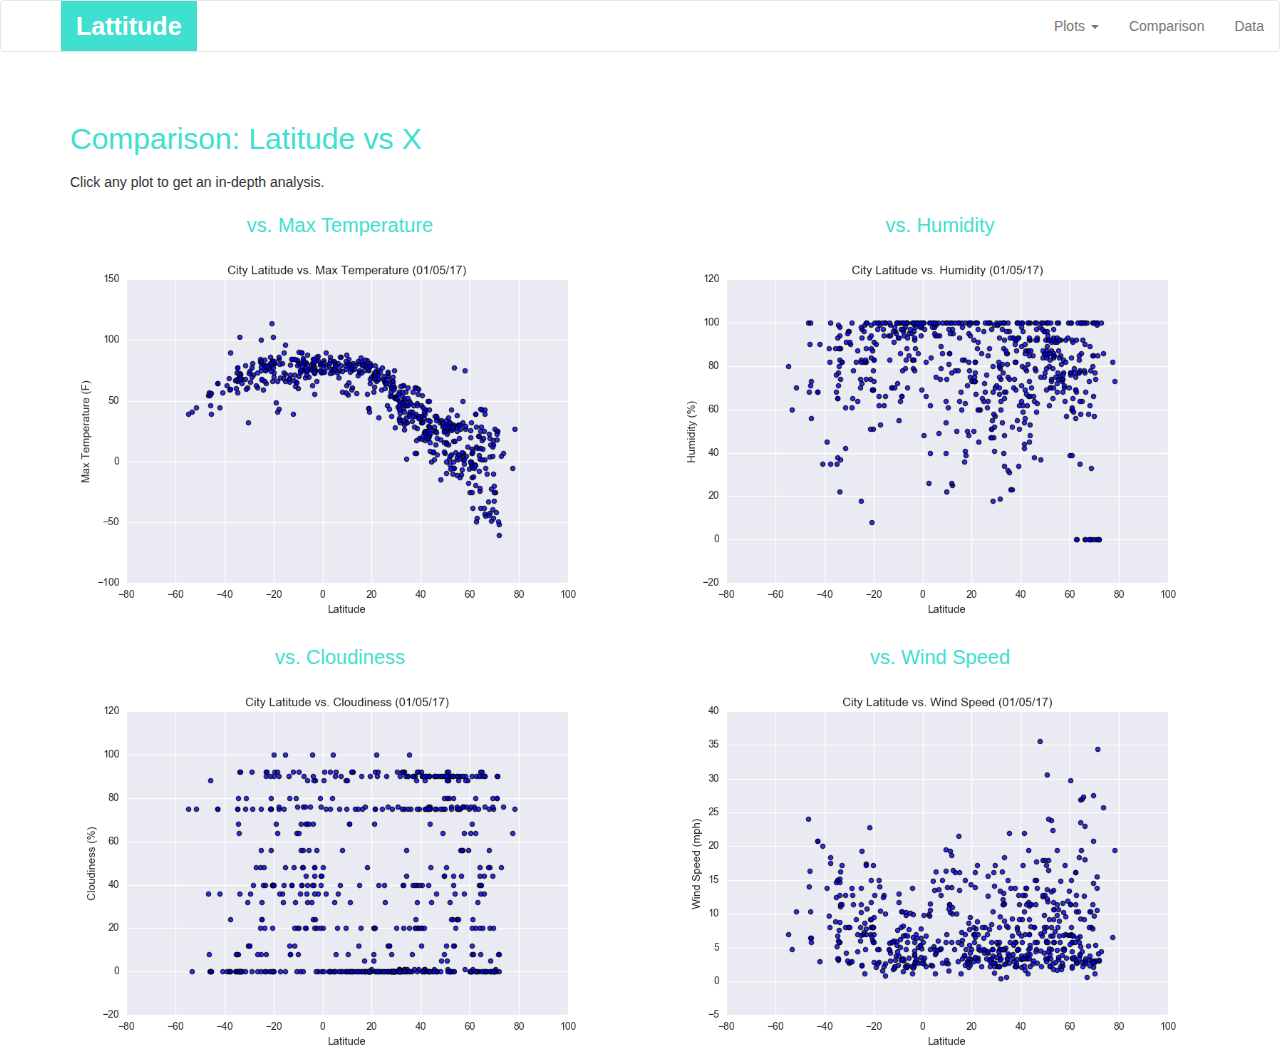
<file: Homework12_Web/Comparisons.html>
<!DOCTYPE html>
<html lang="en">

<head>
  <meta charset="UTF-8">
  <title>Web Visualization Dashboard</title>
  <link rel="stylesheet" href="https://maxcdn.bootstrapcdn.com/bootstrap/3.3.7/css/bootstrap.min.css" integrity="sha384-BVYiiSIFeK1dGmJRAkycuHAHRg32OmUcww7on3RYdg4Va+PmSTsz/K68vbdEjh4u" crossorigin="anonymous">
  	<script src="https://ajax.googleapis.com/ajax/libs/jquery/3.2.1/jquery.min.js"></script>
	<script src="https://maxcdn.bootstrapcdn.com/bootstrap/3.3.7/js/bootstrap.min.js"></script>
  <link rel="stylesheet" href="style.css">
</head>

<body>
	<nav class="navbar navbar-default">
	    <div class="navbar-header">	      
	      <a class="navbar-brand" href="main.html"><strong class="home_lattitude">Lattitude</strong></a>
	    </div>

	    
	    <div class="collapse navbar-collapse" id="bs-example-navbar-collapse-1">
	      
	      <ul class="nav navbar-nav navbar-right">
	        
	        <li class="dropdown">
	          <a class="dropdown-toggle" data-toggle="dropdown" href="#" role="button" aria-haspopup="true" aria-expanded="false">
	          	Plots <span class="caret"></span>
	          </a>
	          <ul class="dropdown-menu">
	            <li><a href="Vis_Max_temp.html">Max Temperature</a></li>
	            <li><a href="Vis_Humidity.html">Humidity</a></li>
	            <li><a href="Vis_Cloudiness.html">Cloudiness</a></li>
	            <li><a href="Vis_Wind_Speed.html">Wind Speed</a></li>
	          </ul>
	        </li>
	        <li><a href="Comparisons.html">Comparison</a></li>
	        <li><a href="Data.html">Data</a></li>
	      </ul>
	    </div><!-- /.navbar-collapse -->
	    <div class="container">
			<div class="row">
				<div class="col-md-12  small_nav">
					<div class="list-group">
					  <button type="button" class="list-group-item">
					  	<a class="dropdown-toggle" data-toggle="dropdown" href="#" role="button" aria-haspopup="true" aria-expanded="false">
		          		Plots <span class="caret"></span>
		          		</a>
		          		<ul class="dropdown-menu">
			            <li>	            	
			            	<a href="Vis_Max_temp.html">Max Temperature</a>
			            			
			            </li>
			            <li><a href="Vis_Humidity.html">Humidity</a></li>
			            <li><a href="Vis_Cloudiness.html">Cloudiness</a></li>
			            <li><a href="Vis_Wind_Speed.html">Wind Speed</a></li>
					  </button>
					  <button type="button" class="list-group-item">
					  	<a href="Comparisons.html">Comparison</a>
					  </button>
					  <button type="button" class="list-group-item">
					  	<a href="Data.html">Data</a>
					  </button>
					  </button>
					</div>

				</div>
			</div>
		</div>
	  
	</nav>

	<div class="container">
		<div class="row">
			<div class="col-md-12">
				<h2 class="title_text">Comparison: Latitude vs X</h2>								
			</div>
		</div>
		<div class="row">
			<div class="col-md-12">
				<h5 class="small_text">Click any plot to get an in-depth analysis.</h5>								
			</div>
			<br>
		<div class="row">
			<div class="col-md-6">
				<h4 class="comp_title">vs. Max Temperature</h4>
				<a class="vis_link" href="Vis_Max_temp.html"><img class="comp_pic" src="Resources/assets/images/Fig1.png"></a>	
			</div>
			<div class="col-md-6">
				<h4 class="comp_title">vs. Humidity</h4>
				<a class="vis_link" href="Vis_Humidity.html"><img class="comp_pic" src="Resources/assets/images/Fig2.png"></a>	
			</div>			
		</div>

		<div class="row">
			<div class="col-md-6">
				<h4 class="comp_title">vs. Cloudiness</h4>
				<a class="vis_link" href="Vis_Cloudiness.html"><img class="comp_pic" src="Resources/assets/images/Fig3.png"></a>	
			</div>
			<div class="col-md-6">
				<h4 class="comp_title">vs. Wind Speed</h4>
				<a class="vis_link" href="Vis_Wind_Speed.html"><img class="comp_pic" src="Resources/assets/images/Fig4.png"></a>	
			</div>			
		</div>
			
		</div>
	</div>

</body>
</html>
</file>
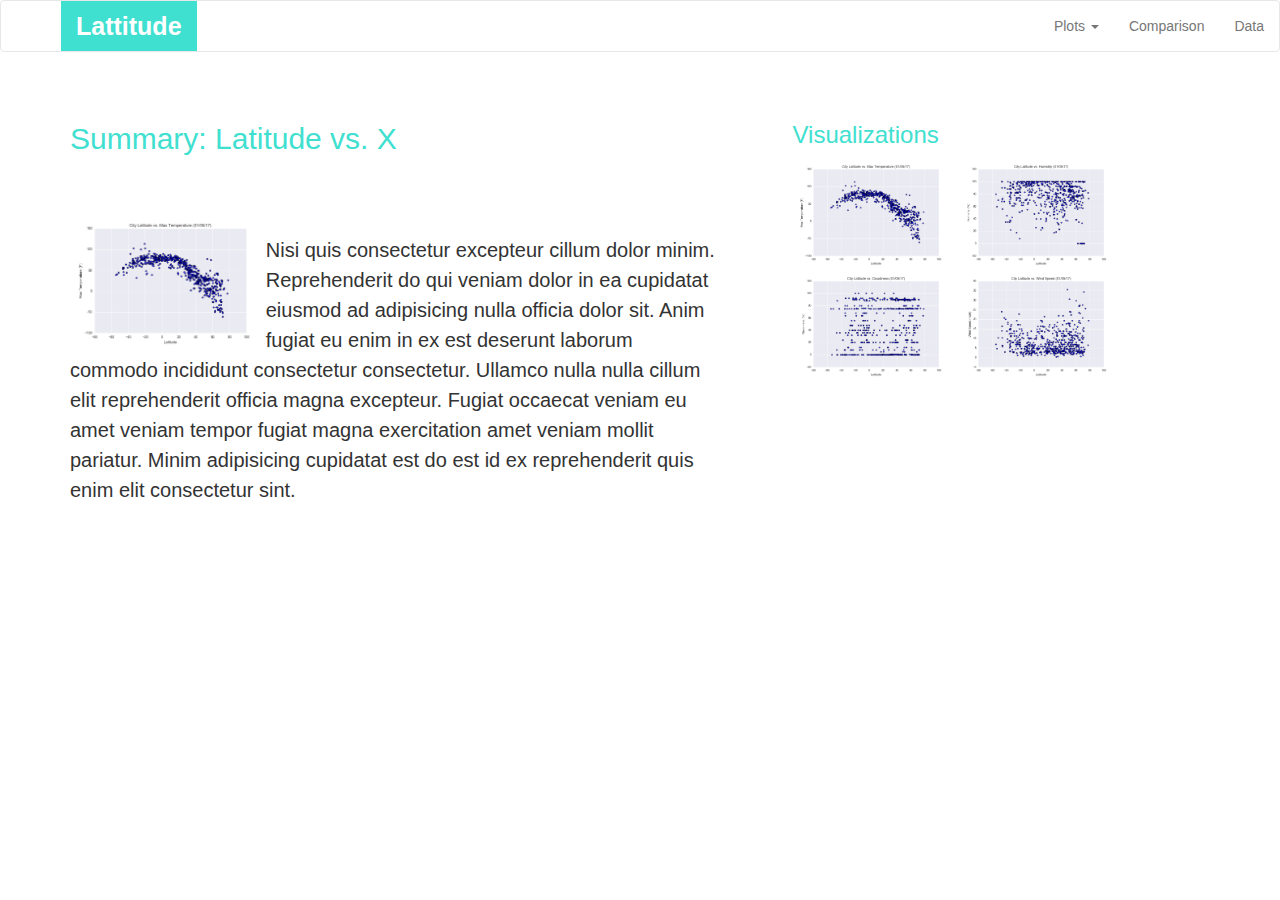
<file: Homework12_Web/main.html>
<!DOCTYPE html>
<html lang="en">

<head>
  <meta charset="UTF-8">
  <title>Web Visualization Dashboard</title>
  <link rel="stylesheet" href="https://maxcdn.bootstrapcdn.com/bootstrap/3.3.7/css/bootstrap.min.css" integrity="sha384-BVYiiSIFeK1dGmJRAkycuHAHRg32OmUcww7on3RYdg4Va+PmSTsz/K68vbdEjh4u" crossorigin="anonymous">
  	<script src="https://ajax.googleapis.com/ajax/libs/jquery/3.2.1/jquery.min.js"></script>
	<script src="https://maxcdn.bootstrapcdn.com/bootstrap/3.3.7/js/bootstrap.min.js"></script>
  <link rel="stylesheet" href="style.css">
</head>

<body>
	<nav class="navbar navbar-default">
	    <div class="navbar-header">	      
	      <a class="navbar-brand" href="main.html"><strong class="home_lattitude">Lattitude</strong></a>
	    </div>

	    
	    <div class="collapse navbar-collapse" id="bs-example-navbar-collapse-1">
	      
	      <ul class="nav navbar-nav navbar-right">
	        
	        <li class="dropdown">
	          <a class="dropdown-toggle" data-toggle="dropdown" href="#" role="button" aria-haspopup="true" aria-expanded="false">
	          	Plots <span class="caret"></span>
	          </a>
	          <ul class="dropdown-menu">
	            <li><a href="Vis_Max_temp.html">Max Temperature</a></li>
	            <li><a href="Vis_Humidity.html">Humidity</a></li>
	            <li><a href="Vis_Cloudiness.html">Cloudiness</a></li>
	            <li><a href="Vis_Wind_Speed.html">Wind Speed</a></li>
	          </ul>
	        </li>
	        <li><a href="Comparisons.html">Comparison</a></li>
	        <li><a href="Data.html">Data</a></li>
	        
	      </ul>
	    </div><!-- /.navbar-collapse -->
	    <div class="container">
			<div class="row">
				<div class="col-md-12  small_nav">
					<div class="list-group">
					  <button type="button" class="list-group-item">
					  	<a class="dropdown-toggle" data-toggle="dropdown" href="#" role="button" aria-haspopup="true" aria-expanded="false">
		          		Plots <span class="caret"></span>
		          		</a>
		          		<ul class="dropdown-menu">
			            <li>	            	
			            	<a href="Vis_Max_temp.html">Max Temperature</a>
			            			
			            </li>
			            <li><a href="Vis_Humidity.html">Humidity</a></li>
			            <li><a href="Vis_Cloudiness.html">Cloudiness</a></li>
			            <li><a href="Vis_Wind_Speed.html">Wind Speed</a></li>
					  </button>
					  <button type="button" class="list-group-item">
					  	<a href="Comparisons.html">Comparison</a>
					  </button>
					  <button type="button" class="list-group-item">
					  	<a href="Data.html">Data</a>
					  </button>
					  </button>
					</div>

				</div>
			</div>
		</div>


	</nav>

	

	<div class="container">
		<div class="row">
			<div class="col-md-7">
				<h2 class="title_text">Summary: Latitude vs. X</h2>
				<img class="pic_in_text_main" src="Resources/assets/images/Fig1.png">
				<br>
				<br>
				<br>

				<article>
					<h4 clss="paragraph_main">Nisi quis consectetur excepteur cillum dolor minim. Reprehenderit do qui veniam dolor in ea cupidatat eiusmod ad adipisicing nulla officia dolor sit. Anim fugiat eu enim in ex est deserunt laborum commodo incididunt consectetur consectetur.
		            Ullamco nulla nulla cillum elit reprehenderit officia magna excepteur. Fugiat occaecat veniam eu amet veniam tempor fugiat magna exercitation amet veniam mollit pariatur. Minim adipisicing cupidatat est do est id ex reprehenderit quis enim
		            elit consectetur sint.
		          	</h4>
				</article>				
			</div>

			<div class="col-md-4">
				<h3 class="title_text">Visualizations</h3>
				<a class="vis_link" href="Vis_Max_temp.html"><img class="vis_pic" src="Resources/assets/images/Fig1.png"></a>
				<a class="vis_link" href="Vis_Humidity.html"><img class="vis_pic" src="Resources/assets/images/Fig2.png"></a>
				<a class="vis_link" href="Vis_Cloudiness.html"><img class="vis_pic" src="Resources/assets/images/Fig3.png"></a>
				<a class="vis_link" href="Vis_Wind_Speed.html"><img class="vis_pic" src="Resources/assets/images/Fig4.png"></a>
				
			</div>
			
		</div>
	</div>

</body>
</html>
</file>
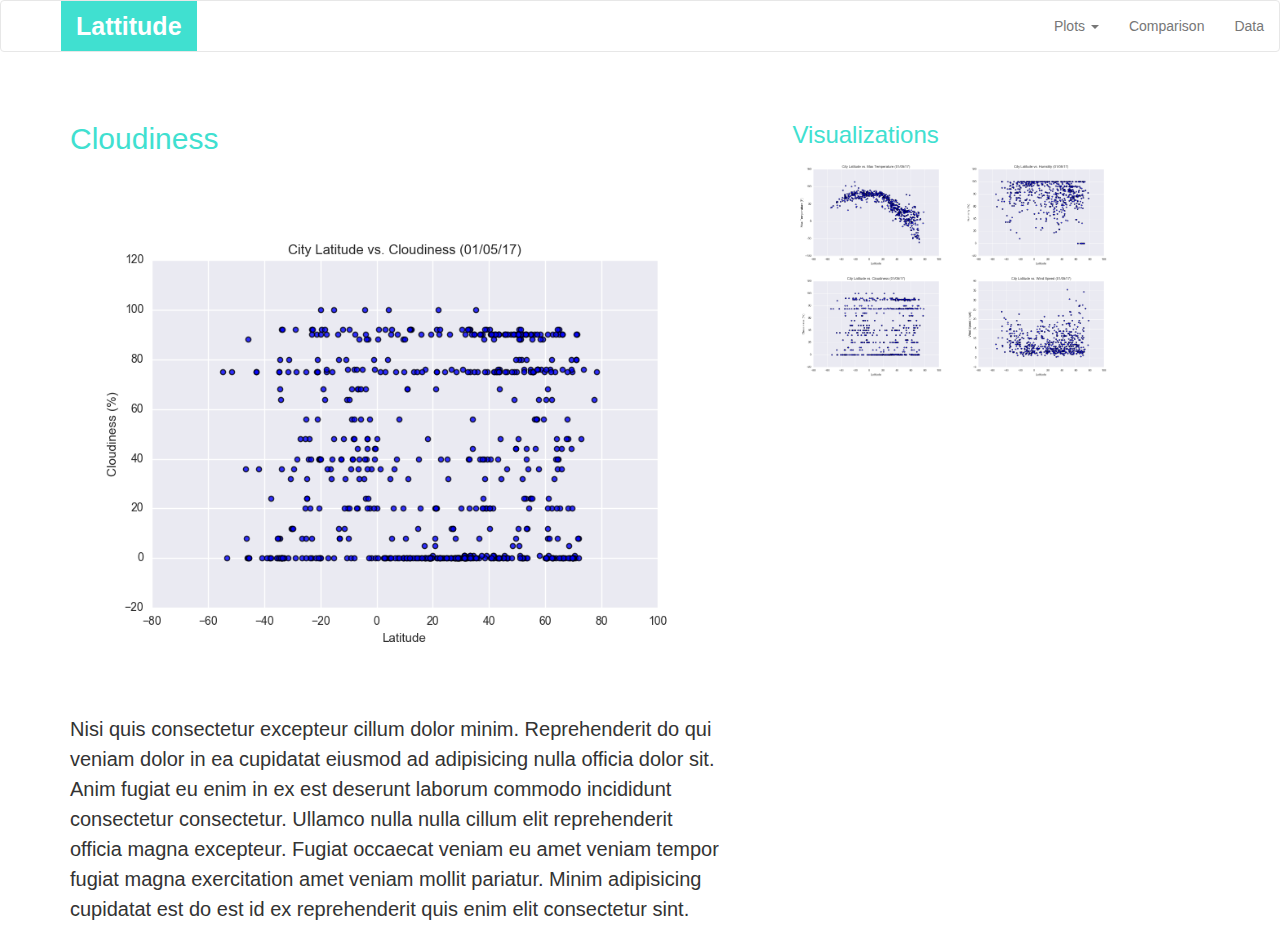
<file: Homework12_Web/Vis_Cloudiness.html>
<!DOCTYPE html>
<html lang="en">

<head>
  <meta charset="UTF-8">
  <title>Web Visualization Dashboard</title>
  <link rel="stylesheet" href="https://maxcdn.bootstrapcdn.com/bootstrap/3.3.7/css/bootstrap.min.css" integrity="sha384-BVYiiSIFeK1dGmJRAkycuHAHRg32OmUcww7on3RYdg4Va+PmSTsz/K68vbdEjh4u" crossorigin="anonymous">
  	<script src="https://ajax.googleapis.com/ajax/libs/jquery/3.2.1/jquery.min.js"></script>
	<script src="https://maxcdn.bootstrapcdn.com/bootstrap/3.3.7/js/bootstrap.min.js"></script>
  <link rel="stylesheet" href="style.css">
</head>

<body>
	<nav class="navbar navbar-default">
	    <div class="navbar-header">	      
	      <a class="navbar-brand" href="main.html"><strong class="home_lattitude">Lattitude</strong></a>
	    </div>

	    
	    <div class="collapse navbar-collapse" id="bs-example-navbar-collapse-1">
	      
	      <ul class="nav navbar-nav navbar-right">
	        
	        <li class="dropdown">
	          <a class="dropdown-toggle" data-toggle="dropdown" href="#" role="button" aria-haspopup="true" aria-expanded="false">
	          	Plots <span class="caret"></span>
	          </a>
	          <ul class="dropdown-menu">
	            <li><a href="Vis_Max_temp.html">Max Temperature</a></li>
	            <li><a href="Vis_Humidity.html">Humidity</a></li>
	            <li><a href="Vis_Cloudiness.html">Cloudiness</a></li>
	            <li><a href="Vis_Wind_Speed.html">Wind Speed</a></li>
	          </ul>
	        </li>
	        <li><a href="Comparisons.html">Comparison</a></li>
	        <li><a href="Data.html">Data</a></li>
	      </ul>
	    </div><!-- /.navbar-collapse -->
	    <div class="container">
			<div class="row">
				<div class="col-md-12  small_nav">
					<div class="list-group">
					  <button type="button" class="list-group-item">
					  	<a class="dropdown-toggle" data-toggle="dropdown" href="#" role="button" aria-haspopup="true" aria-expanded="false">
		          		Plots <span class="caret"></span>
		          		</a>
		          		<ul class="dropdown-menu">
			            <li>	            	
			            	<a href="Vis_Max_temp.html">Max Temperature</a>
			            			
			            </li>
			            <li><a href="Vis_Humidity.html">Humidity</a></li>
			            <li><a href="Vis_Cloudiness.html">Cloudiness</a></li>
			            <li><a href="Vis_Wind_Speed.html">Wind Speed</a></li>
					  </button>
					  <button type="button" class="list-group-item">
					  	<a href="Comparisons.html">Comparison</a>
					  </button>
					  <button type="button" class="list-group-item">
					  	<a href="Data.html">Data</a>
					  </button>
					  </button>
					</div>

				</div>
			</div>
		</div>
	  
	</nav>

	<div class="container">
		<div class="row">
			<div class="col-md-7">
				<h2 class="title_text">Cloudiness</h2>
				<img class="pic_in_text_vis_page" src="Resources/assets/images/Fig3.png">
				<br>
				<br>
				<br>

				<article>
					<h4 clss="paragraph">Nisi quis consectetur excepteur cillum dolor minim. Reprehenderit do qui veniam dolor in ea cupidatat eiusmod ad adipisicing nulla officia dolor sit. Anim fugiat eu enim in ex est deserunt laborum commodo incididunt consectetur consectetur.
		            Ullamco nulla nulla cillum elit reprehenderit officia magna excepteur. Fugiat occaecat veniam eu amet veniam tempor fugiat magna exercitation amet veniam mollit pariatur. Minim adipisicing cupidatat est do est id ex reprehenderit quis enim
		            elit consectetur sint.
		          	</h4>
				</article>				
			</div>

			<div class="col-md-4">
				<h3 class="title_text">Visualizations</h3>
				<a class="vis_link" href="Vis_Max_temp.html"><img class="vis_pic" src="Resources/assets/images/Fig1.png"></a>
				<a class="vis_link" href="Vis_Humidity.html"><img class="vis_pic" src="Resources/assets/images/Fig2.png"></a>
				<a class="vis_link" href="Vis_Cloudiness.html"><img class="vis_pic" src="Resources/assets/images/Fig3.png"></a>
				<a class="vis_link" href="Vis_Wind_Speed.html"><img class="vis_pic" src="Resources/assets/images/Fig4.png"></a>
				
			</div>
			
		</div>
	</div>

</body>
</html>
</file>
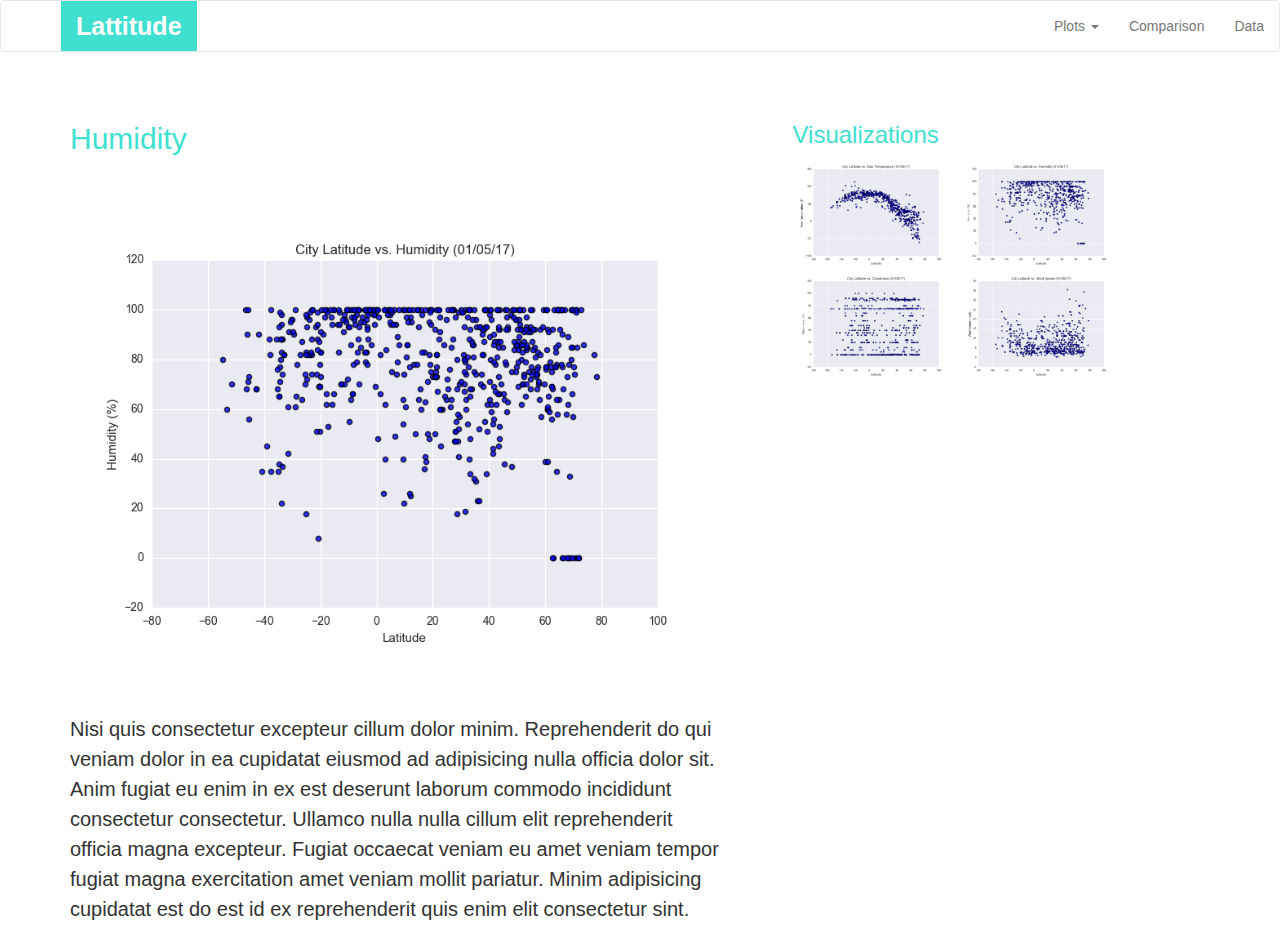
<file: Homework12_Web/Vis_Humidity.html>
<!DOCTYPE html>
<html lang="en">

<head>
  <meta charset="UTF-8">
  <title>Web Visualization Dashboard</title>
  <link rel="stylesheet" href="https://maxcdn.bootstrapcdn.com/bootstrap/3.3.7/css/bootstrap.min.css" integrity="sha384-BVYiiSIFeK1dGmJRAkycuHAHRg32OmUcww7on3RYdg4Va+PmSTsz/K68vbdEjh4u" crossorigin="anonymous">
  	<script src="https://ajax.googleapis.com/ajax/libs/jquery/3.2.1/jquery.min.js"></script>
	<script src="https://maxcdn.bootstrapcdn.com/bootstrap/3.3.7/js/bootstrap.min.js"></script>
  <link rel="stylesheet" href="style.css">
</head>

<body>
	<nav class="navbar navbar-default">
	    <div class="navbar-header">	      
	      <a class="navbar-brand" href="main.html"><strong class="home_lattitude">Lattitude</strong></a>
	    </div>

	    
	    <div class="collapse navbar-collapse" id="bs-example-navbar-collapse-1">
	      
	      <ul class="nav navbar-nav navbar-right">
	        
	        <li class="dropdown">
	          <a class="dropdown-toggle" data-toggle="dropdown" href="#" role="button" aria-haspopup="true" aria-expanded="false">
	          	Plots <span class="caret"></span>
	          </a>
	          <ul class="dropdown-menu">
	            <li><a href="Vis_Max_temp.html">Max Temperature</a></li>
	            <li><a href="Vis_Humidity.html">Humidity</a></li>
	            <li><a href="Vis_Cloudiness.html">Cloudiness</a></li>
	            <li><a href="Vis_Wind_Speed.html">Wind Speed</a></li>
	          </ul>
	        </li>
	        <li><a href="Comparisons.html">Comparison</a></li>
	        <li><a href="Data.html">Data</a></li>
	      </ul>
	    </div><!-- /.navbar-collapse -->
	    <div class="container">
			<div class="row">
				<div class="col-md-12  small_nav">
					<div class="list-group">
					  <button type="button" class="list-group-item">
					  	<a class="dropdown-toggle" data-toggle="dropdown" href="#" role="button" aria-haspopup="true" aria-expanded="false">
		          		Plots <span class="caret"></span>
		          		</a>
		          		<ul class="dropdown-menu">
			            <li>	            	
			            	<a href="Vis_Max_temp.html">Max Temperature</a>
			            			
			            </li>
			            <li><a href="Vis_Humidity.html">Humidity</a></li>
			            <li><a href="Vis_Cloudiness.html">Cloudiness</a></li>
			            <li><a href="Vis_Wind_Speed.html">Wind Speed</a></li>
					  </button>
					  <button type="button" class="list-group-item">
					  	<a href="Comparisons.html">Comparison</a>
					  </button>
					  <button type="button" class="list-group-item">
					  	<a href="Data.html">Data</a>
					  </button>
					  </button>
					</div>

				</div>
			</div>
		</div>
	  
	</nav>

	<div class="container">
		<div class="row">
			<div class="col-md-7">
				<h2 class="title_text">Humidity</h2>
				<img class="pic_in_text_vis_page" src="Resources/assets/images/Fig2.png">
				<br>
				<br>
				<br>

				<article>
					<h4 clss="paragraph">Nisi quis consectetur excepteur cillum dolor minim. Reprehenderit do qui veniam dolor in ea cupidatat eiusmod ad adipisicing nulla officia dolor sit. Anim fugiat eu enim in ex est deserunt laborum commodo incididunt consectetur consectetur.
		            Ullamco nulla nulla cillum elit reprehenderit officia magna excepteur. Fugiat occaecat veniam eu amet veniam tempor fugiat magna exercitation amet veniam mollit pariatur. Minim adipisicing cupidatat est do est id ex reprehenderit quis enim
		            elit consectetur sint.
		          	</h4>
				</article>				
			</div>

			<div class="col-md-4">
				<h3 class="title_text">Visualizations</h3>
				<a class="vis_link" href="Vis_Max_temp.html"><img class="vis_pic" src="Resources/assets/images/Fig1.png"></a>
				<a class="vis_link" href="Vis_Humidity.html"><img class="vis_pic" src="Resources/assets/images/Fig2.png"></a>
				<a class="vis_link" href="Vis_Cloudiness.html"><img class="vis_pic" src="Resources/assets/images/Fig3.png"></a>
				<a class="vis_link" href="Vis_Wind_Speed.html"><img class="vis_pic" src="Resources/assets/images/Fig4.png"></a>
				
			</div>
			
		</div>
	</div>

</body>
</html>
</file>
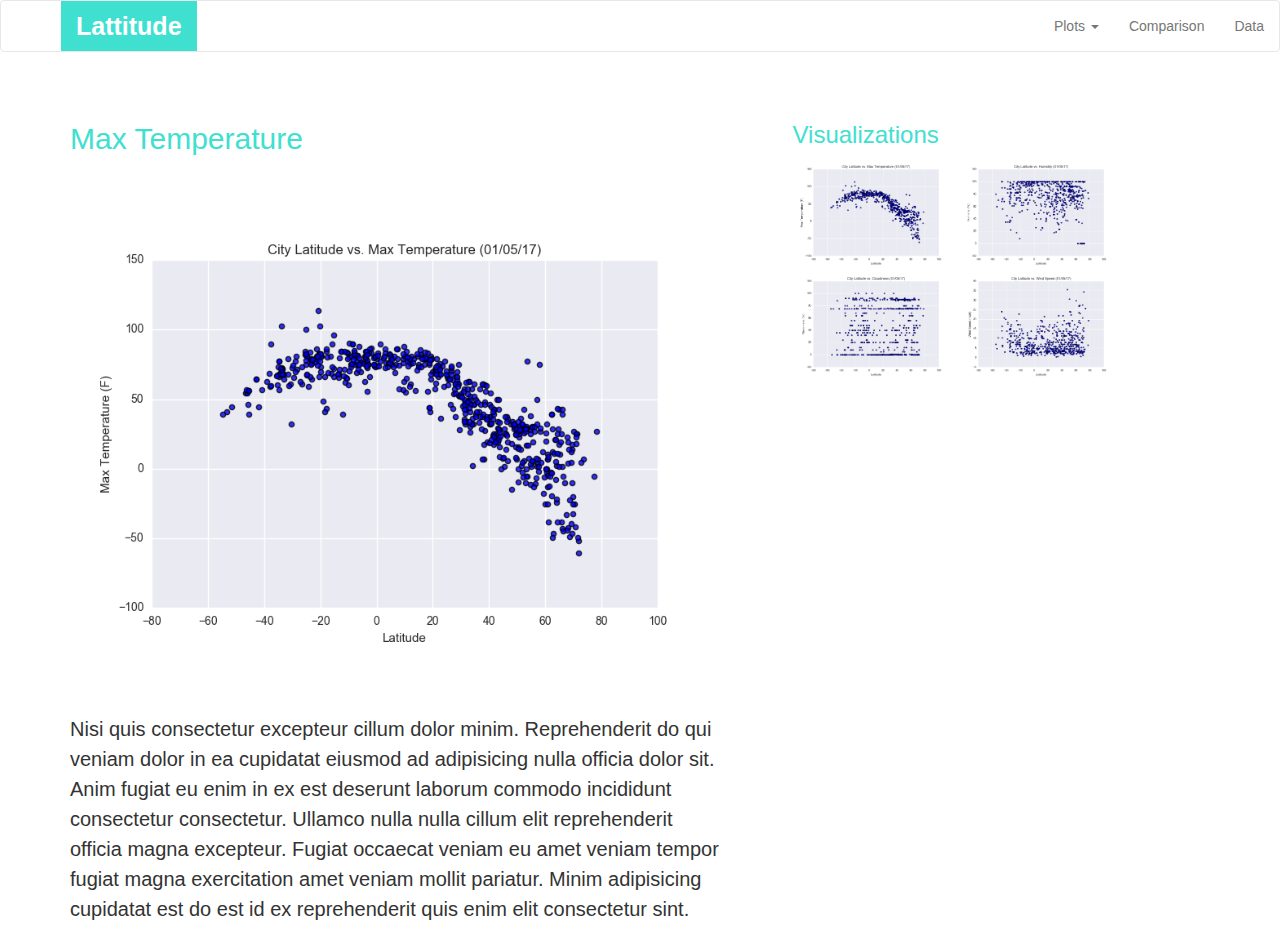
<file: Homework12_Web/Vis_Max_temp.html>
<!DOCTYPE html>
<html lang="en">

<head>
  <meta charset="UTF-8">
  <title>Web Visualization Dashboard</title>
  <link rel="stylesheet" href="https://maxcdn.bootstrapcdn.com/bootstrap/3.3.7/css/bootstrap.min.css" integrity="sha384-BVYiiSIFeK1dGmJRAkycuHAHRg32OmUcww7on3RYdg4Va+PmSTsz/K68vbdEjh4u" crossorigin="anonymous">
  	<script src="https://ajax.googleapis.com/ajax/libs/jquery/3.2.1/jquery.min.js"></script>
	<script src="https://maxcdn.bootstrapcdn.com/bootstrap/3.3.7/js/bootstrap.min.js"></script>
  <link rel="stylesheet" href="style.css">
</head>

<body>
	<nav class="navbar navbar-default">
	    <div class="navbar-header">	      
	      <a class="navbar-brand" href="main.html"><strong class="home_lattitude">Lattitude</strong></a>
	    </div>

	    
	    <div class="collapse navbar-collapse" id="bs-example-navbar-collapse-1">
	      
	      <ul class="nav navbar-nav navbar-right">
	        
	        <li class="dropdown">
	          <a class="dropdown-toggle" data-toggle="dropdown" href="#" role="button" aria-haspopup="true" aria-expanded="false">
	          	Plots <span class="caret"></span>
	          </a>
	          <ul class="dropdown-menu">
	            <li><a href="Vis_Max_temp.html">Max Temperature</a></li>
	            <li><a href="Vis_Humidity.html">Humidity</a></li>
	            <li><a href="Vis_Cloudiness.html">Cloudiness</a></li>
	            <li><a href="Vis_Wind_Speed.html">Wind Speed</a></li>
	          </ul>
	        </li>
	        <li><a href="Comparisons.html">Comparison</a></li>
	        <li><a href="Data.html">Data</a></li>
	      </ul>
	    </div><!-- /.navbar-collapse -->
	    <div class="container">
			<div class="row">
				<div class="col-md-12  small_nav">
					<div class="list-group">
					  <button type="button" class="list-group-item">
					  	<a class="dropdown-toggle" data-toggle="dropdown" href="#" role="button" aria-haspopup="true" aria-expanded="false">
		          		Plots <span class="caret"></span>
		          		</a>
		          		<ul class="dropdown-menu">
			            <li>	            	
			            	<a href="Vis_Max_temp.html">Max Temperature</a>
			            			
			            </li>
			            <li><a href="Vis_Humidity.html">Humidity</a></li>
			            <li><a href="Vis_Cloudiness.html">Cloudiness</a></li>
			            <li><a href="Vis_Wind_Speed.html">Wind Speed</a></li>
					  </button>
					  <button type="button" class="list-group-item">
					  	<a href="Comparisons.html">Comparison</a>
					  </button>
					  <button type="button" class="list-group-item">
					  	<a href="Data.html">Data</a>
					  </button>
					  </button>
					</div>

				</div>
			</div>
		</div>
	  
	</nav>

	<div class="container">
		<div class="row">
			<div class="col-md-7">
				<h2 class="title_text">Max Temperature</h2>
				<img class="pic_in_text_vis_page" src="Resources/assets/images/Fig1.png">
				<br>
				<br>
				<br>

				<article>
					<h4 clss="paragraph">Nisi quis consectetur excepteur cillum dolor minim. Reprehenderit do qui veniam dolor in ea cupidatat eiusmod ad adipisicing nulla officia dolor sit. Anim fugiat eu enim in ex est deserunt laborum commodo incididunt consectetur consectetur.
		            Ullamco nulla nulla cillum elit reprehenderit officia magna excepteur. Fugiat occaecat veniam eu amet veniam tempor fugiat magna exercitation amet veniam mollit pariatur. Minim adipisicing cupidatat est do est id ex reprehenderit quis enim
		            elit consectetur sint.
		          	</h4>
				</article>				
			</div>

			<div class="col-md-4">
				<h3 class="title_text">Visualizations</h3>
				<a class="vis_link" href="Vis_Max_temp.html"><img class="vis_pic" src="Resources/assets/images/Fig1.png"></a>
				<a class="vis_link" href="Vis_Humidity.html"><img class="vis_pic" src="Resources/assets/images/Fig2.png"></a>
				<a class="vis_link" href="Vis_Cloudiness.html"><img class="vis_pic" src="Resources/assets/images/Fig3.png"></a>
				<a class="vis_link" href="Vis_Wind_Speed.html"><img class="vis_pic" src="Resources/assets/images/Fig4.png"></a>
				
			</div>
			
		</div>
	</div>

</body>
</html>
</file>
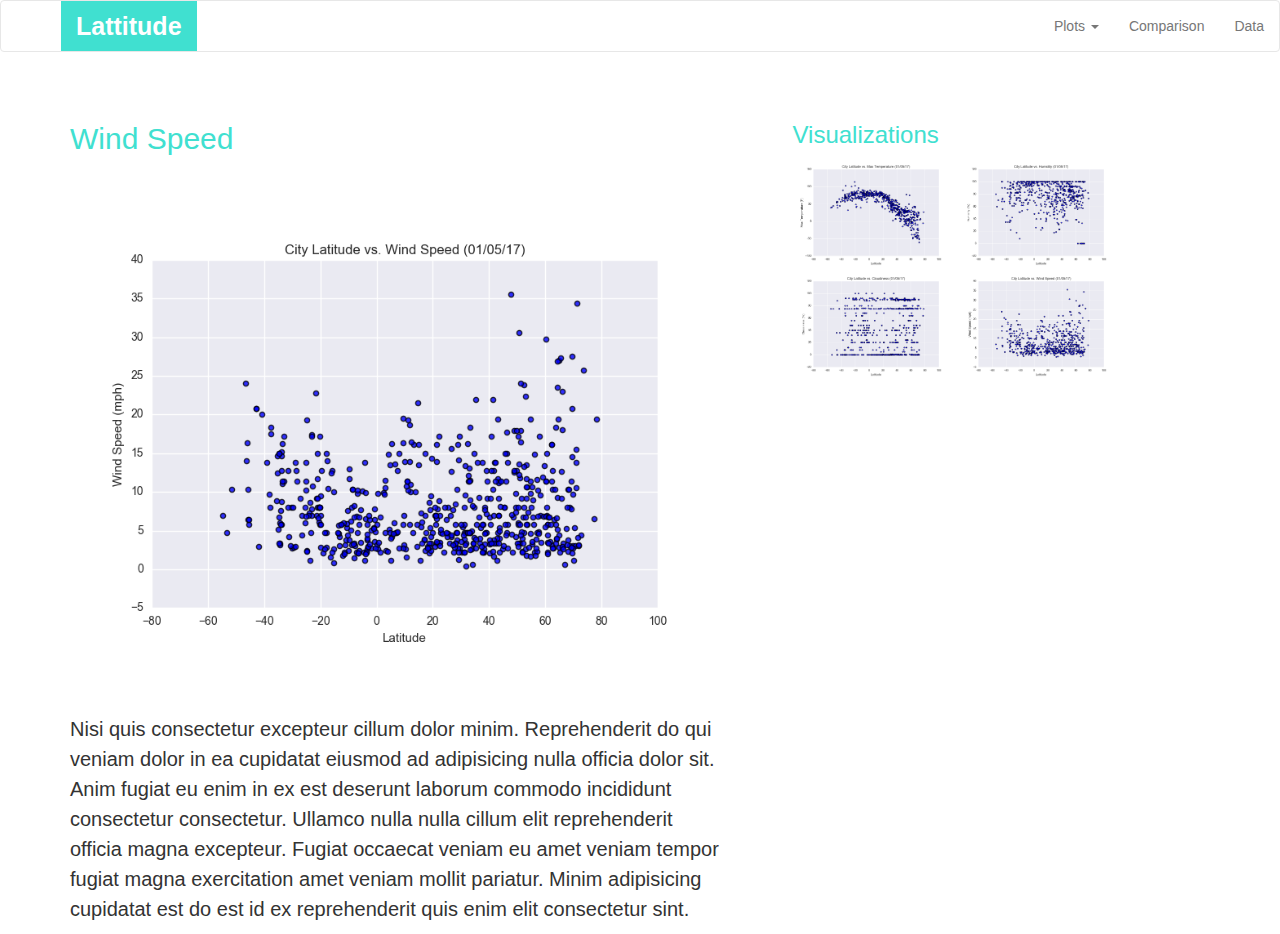
<file: Homework12_Web/Vis_Wind_Speed.html>
<!DOCTYPE html>
<html lang="en">

<head>
  <meta charset="UTF-8">
  <title>Web Visualization Dashboard</title>
  <link rel="stylesheet" href="https://maxcdn.bootstrapcdn.com/bootstrap/3.3.7/css/bootstrap.min.css" integrity="sha384-BVYiiSIFeK1dGmJRAkycuHAHRg32OmUcww7on3RYdg4Va+PmSTsz/K68vbdEjh4u" crossorigin="anonymous">
  	<script src="https://ajax.googleapis.com/ajax/libs/jquery/3.2.1/jquery.min.js"></script>
	<script src="https://maxcdn.bootstrapcdn.com/bootstrap/3.3.7/js/bootstrap.min.js"></script>
  <link rel="stylesheet" href="style.css">
</head>

<body>
	<nav class="navbar navbar-default">
	    <div class="navbar-header">	      
	      <a class="navbar-brand" href="main.html"><strong class="home_lattitude">Lattitude</strong></a>
	    </div>

	    
	    <div class="collapse navbar-collapse" id="bs-example-navbar-collapse-1">
	      
	      <ul class="nav navbar-nav navbar-right">
	        
	        <li class="dropdown">
	          <a class="dropdown-toggle" data-toggle="dropdown" href="#" role="button" aria-haspopup="true" aria-expanded="false">
	          	Plots <span class="caret"></span>
	          </a>
	          <ul class="dropdown-menu">
	            <li><a href="Vis_Max_temp.html">Max Temperature</a></li>
	            <li><a href="Vis_Humidity.html">Humidity</a></li>
	            <li><a href="Vis_Cloudiness.html">Cloudiness</a></li>
	            <li><a href="Vis_Wind_Speed.html">Wind Speed</a></li>
	          </ul>
	        </li>
	        <li><a href="Comparisons.html">Comparison</a></li>
	        <li><a href="Data.html">Data</a></li>
	      </ul>
	    </div><!-- /.navbar-collapse -->
	    <div class="container">
			<div class="row">
				<div class="col-md-12  small_nav">
					<div class="list-group">
					  <button type="button" class="list-group-item">
					  	<a class="dropdown-toggle" data-toggle="dropdown" href="#" role="button" aria-haspopup="true" aria-expanded="false">
		          		Plots <span class="caret"></span>
		          		</a>
		          		<ul class="dropdown-menu">
			            <li>	            	
			            	<a href="Vis_Max_temp.html">Max Temperature</a>
			            			
			            </li>
			            <li><a href="Vis_Humidity.html">Humidity</a></li>
			            <li><a href="Vis_Cloudiness.html">Cloudiness</a></li>
			            <li><a href="Vis_Wind_Speed.html">Wind Speed</a></li>
					  </button>
					  <button type="button" class="list-group-item">
					  	<a href="Comparisons.html">Comparison</a>
					  </button>
					  <button type="button" class="list-group-item">
					  	<a href="Data.html">Data</a>
					  </button>
					  </button>
					</div>

				</div>
			</div>
		</div>
	  
	</nav>

	<div class="container">
		<div class="row">
			<div class="col-md-7">
				<h2 class="title_text">Wind Speed</h2>
				<img class="pic_in_text_vis_page" src="Resources/assets/images/Fig4.png">
				<br>
				<br>
				<br>

				<article>
					<h4 clss="paragraph">Nisi quis consectetur excepteur cillum dolor minim. Reprehenderit do qui veniam dolor in ea cupidatat eiusmod ad adipisicing nulla officia dolor sit. Anim fugiat eu enim in ex est deserunt laborum commodo incididunt consectetur consectetur.
		            Ullamco nulla nulla cillum elit reprehenderit officia magna excepteur. Fugiat occaecat veniam eu amet veniam tempor fugiat magna exercitation amet veniam mollit pariatur. Minim adipisicing cupidatat est do est id ex reprehenderit quis enim
		            elit consectetur sint.
		          	</h4>
				</article>				
			</div>

			<div class="col-md-4">
				<h3 class="title_text">Visualizations</h3>
				<a class="vis_link" href="Vis_Max_temp.html"><img class="vis_pic" src="Resources/assets/images/Fig1.png"></a>
				<a class="vis_link" href="Vis_Humidity.html"><img class="vis_pic" src="Resources/assets/images/Fig2.png"></a>
				<a class="vis_link" href="Vis_Cloudiness.html"><img class="vis_pic" src="Resources/assets/images/Fig3.png"></a>
				<a class="vis_link" href="Vis_Wind_Speed.html"><img class="vis_pic" src="Resources/assets/images/Fig4.png"></a>
				
			</div>
			
		</div>
	</div>

</body>
</html>
</file>
<file: Homework12_Web/style.css>
.navbar-brand{
	background-color: #40e0d0;
	margin-left:60px;
	font-size: 25px;

}



.navbar{
	background-color:#fff;
	margin-bottom: 50px;
}

.home_lattitude{
	color:#fff;
}

.title_text{
	color:#40e0d0;
}

.pic_in_text_main {
	height: 30%;
	width: 30%;
	float: left;
	margin-top: 50px;
}

.pic_in_text_vis_page,
.comp_pic{
	height: 100%;
	width: 100%;
	
	margin-top: 50px;
}

h4 {
 	font-size: 20px;
  	line-height: 150%;
}

.comp_pic{
	margin-top: -10px;
}

.comp_title{
	text-align: center;
	color:#40e0d0;

}


.col-md-4{
	margin-left: 40px;
}

.vis_pic{
	height: 45%;
	width: 45%;
}


.panel {
  margin-right: 160px;
  margin-left: 160px;
}

.table {
	
  	table-layout:fixed;
}




@media (max-width: 970px){
	.navbar-right {
		display: none;
	}
	.small_nav {
		display: inline;
		margin-left: 200px;
		margin-right: 200px;
		margin-top: -150px;
	}


}

@media (min-width: 970px){
	.small_nav {
		display: none;
	}

}
</file>
